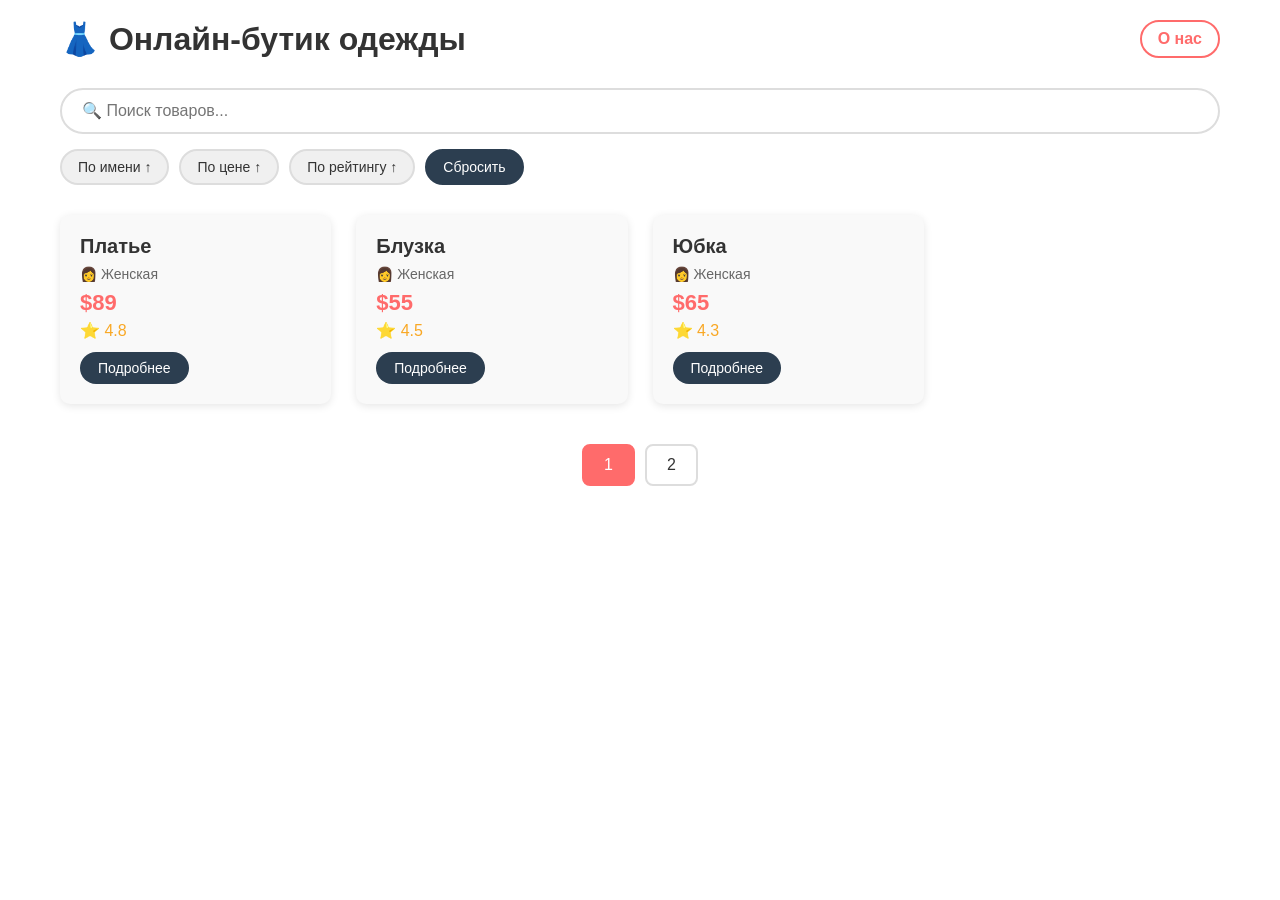
<file: index.html>
<!DOCTYPE html>
<html lang="ru">
<head>
    <meta charset="UTF-8">
    <meta name="viewport" content="width=device-width, initial-scale=1.0">
    <title>Онлайн-бутик одежды</title>
    <link rel="stylesheet" href="style.css">
</head>
<body>
    <div class="container">
         <!-- Шапка с заголовком и ссылкой "О нас" -->
        <div class="header">
            <h1>👗 Онлайн-бутик одежды</h1>
            <a href="about.html" class="about-link">О нас</a>
        </div>
        <!-- Поиск + Сортировка -->
        <div class="search-sort">
            <input type="text" id="searchInput" placeholder="🔍 Поиск товаров..." class="search-input">
            
            <div class="sort-buttons">
                <button class="sort-btn" data-sort="name">По имени ↑</button>
                <button class="sort-btn" data-sort="price">По цене ↑</button>
                <button class="sort-btn" data-sort="rating">По рейтингу ↑</button>
                <button class="sort-btn" id="resetFilters">Сбросить</button>
            </div>
        </div>

        <!-- Товары -->
        <div id="itemsContainer">
            <!-- Женская одежда -->
            <div class="item" data-id="1" data-name="Платье" data-category="женская" data-price="89" data-rating="4.8">
                <h3>Платье</h3>
                <p class="category">👩 Женская</p>
                <p class="price">$89</p>
                <p class="rating">⭐ 4.8</p>
                <a href="product.html?id=1" class="btn-detail">Подробнее</a>
            </div>

            <div class="item" data-id="2" data-name="Блузка" data-category="женская" data-price="55" data-rating="4.5">
                <h3>Блузка</h3>
                <p class="category">👩 Женская</p>
                <p class="price">$55</p>
                <p class="rating">⭐ 4.5</p>
                <a href="product.html?id=2" class="btn-detail">Подробнее</a>
            </div>

            <div class="item" data-id="3" data-name="Юбка" data-category="женская" data-price="65" data-rating="4.3">
                <h3>Юбка</h3>
                <p class="category">👩 Женская</p>
                <p class="price">$65</p>
                <p class="rating">⭐ 4.3</p>
                <a href="product.html?id=3" class="btn-detail">Подробнее</a>
            </div>

            <!-- Мужская одежда -->
            <div class="item" data-id="4" data-name="Костюм" data-category="мужская" data-price="199" data-rating="4.9">
                <h3>Костюм</h3>
                <p class="category">👨 Мужская</p>
                <p class="price">$199</p>
                <p class="rating">⭐ 4.9</p>
                <a href="product.html?id=4" class="btn-detail">Подробнее</a>
            </div>

            <div class="item" data-id="5" data-name="Рубашка" data-category="мужская" data-price="45" data-rating="4.4">
                <h3>Рубашка</h3>
                <p class="category">👨 Мужская</p>
                <p class="price">$45</p>
                <p class="rating">⭐ 4.4</p>
                <a href="product.html?id=5" class="btn-detail">Подробнее</a>
            </div>

            <div class="item" data-id="6" data-name="Джинсы" data-category="мужская" data-price="75" data-rating="4.6">
                <h3>Джинсы</h3>
                <p class="category">👨 Мужская</p>
                <p class="price">$75</p>
                <p class="rating">⭐ 4.6</p>
                <a href="product.html?id=6" class="btn-detail">Подробнее</a>
            </div>
        </div>

        <!-- Пагинация -->
        <div class="pagination" id="pagination"></div>
    </div>

    <!-- Подключаем JavaScript -->
    <script src="script.js"></script>
</body>
</html>
</file>
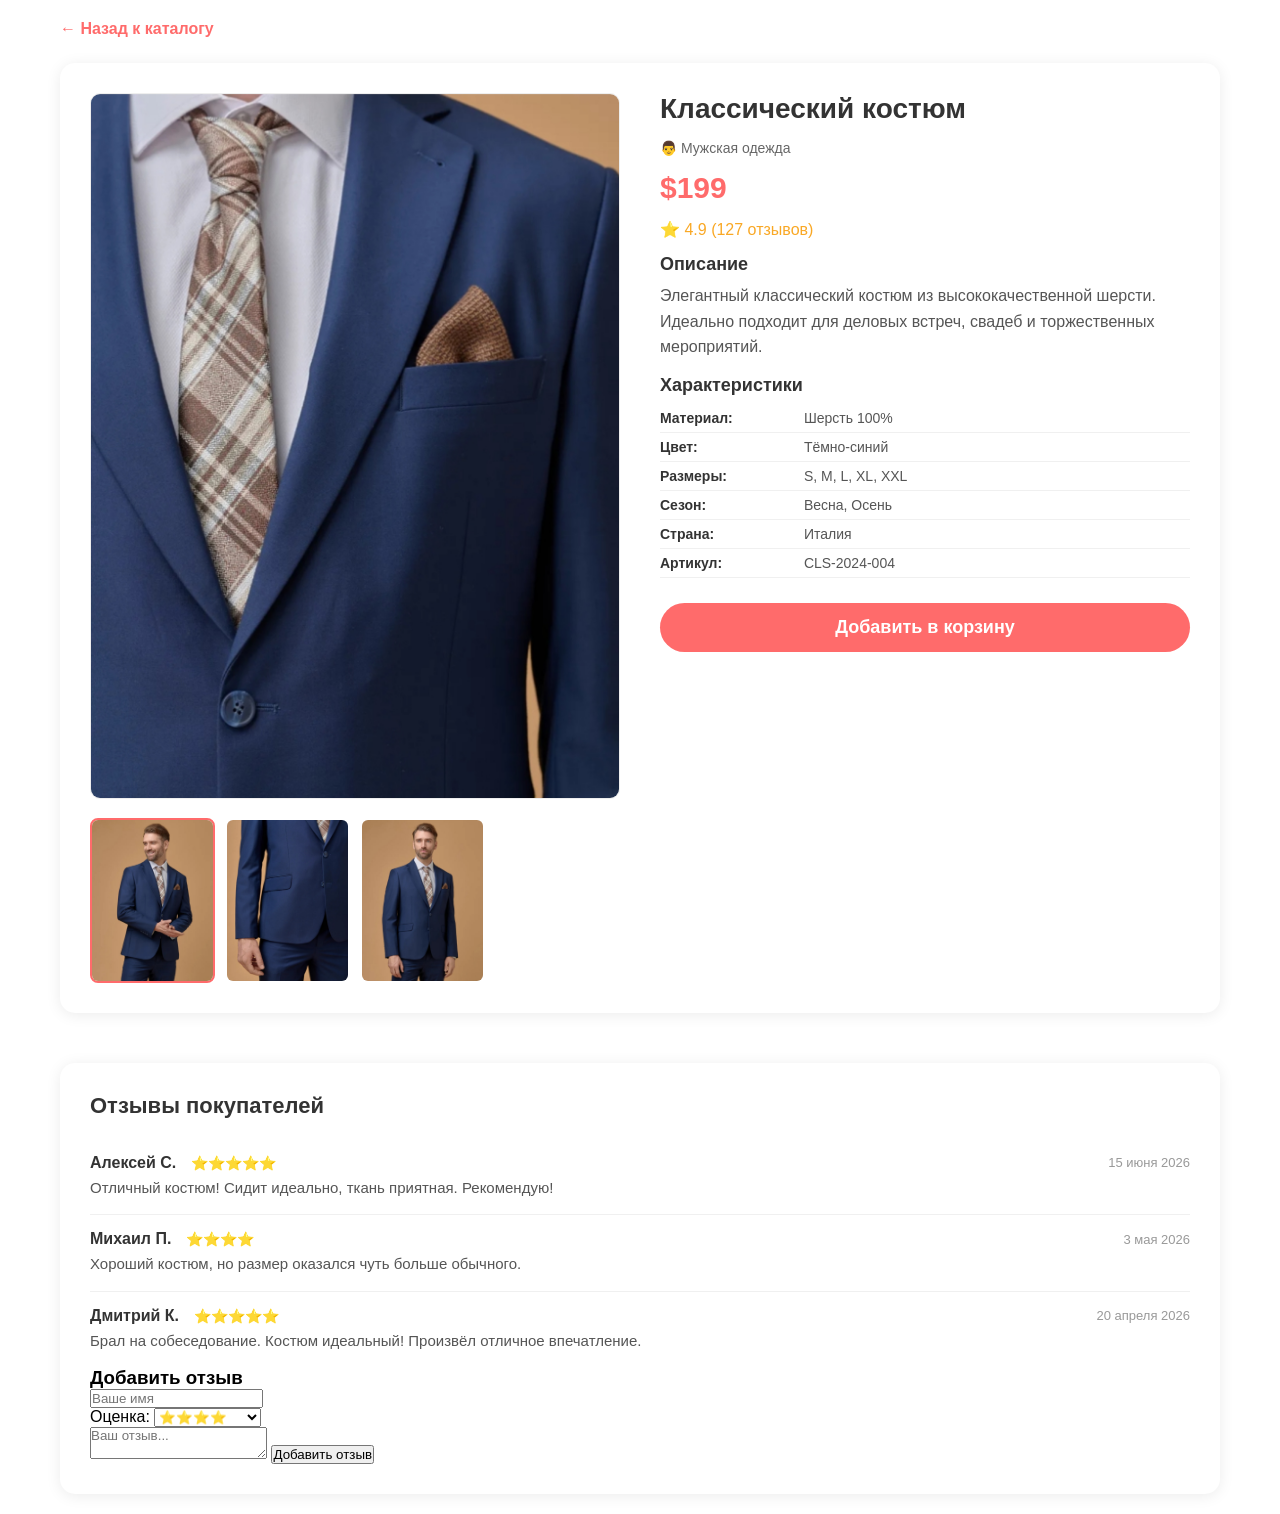
<file: product.html>
<!DOCTYPE html>
<html lang="ru">
<head>
    <meta charset="UTF-8">
    <meta name="viewport" content="width=device-width, initial-scale=1.0">
    <title>Детальный просмотр — Онлайн-бутик одежды</title>
    <link rel="stylesheet" href="style.css">
</head>
<body>
    <div class="container">
        <!-- Навигация назад -->
        <a href="index.html" class="back-link">← Назад к каталогу</a>

        <!-- ====== ТОВАР 1: ПЛАТЬЕ ====== -->
        <div id="product1" class="product-detail">
            <div class="gallery">
                <div class="main-image">
                     <img src="images/platye-1.jpg" alt="Платье" id="mainImage1">
    </div>
    <div class="thumbnails">
        <img src="images/platye-2.jpg" alt="Фото 1" class="thumbnail" data-main="images/platye-1.jpg">
        <img src="images/platye-3.jpg" alt="Фото 2" class="thumbnail" data-main="images/platye-3.jpg">
        <img src="images/platye-4.jpg" alt="Фото 3" class="thumbnail" data-main="images/platye-4.jpg">
    </div>
</div>
            <div class="product-info">
                <h1>Платье</h1>
                <p class="product-category">👩 Женская одежда</p>
                <p class="product-price">$89</p>
                <p class="product-rating">⭐ 4.8 (89 отзывов)</p>
                <div class="product-description">
                    <h3>Описание</h3>
                    <p>Элегантное вечернее платье из натурального шёлка. Идеально подходит для торжественных мероприятий, выпускных и свадеб. Платье имеет приталенный силуэт, открытую спину и длину макси.</p>
                </div>
                <div class="product-characters">
                    <h3>Характеристики</h3>
                    <ul>
                        <li><span>Материал:</span> Шёлк 100%</li>
                        <li><span>Цвет:</span> Изумрудный</li>
                        <li><span>Размеры:</span> XS, S, M, L, XL</li>
                        <li><span>Сезон:</span> Весна, Лето</li>
                        <li><span>Страна:</span> Франция</li>
                        <li><span>Артикул:</span> DRS-2024-001</li>
                    </ul>
                </div>
                <button class="btn-buy">Добавить в корзину</button>
            </div>
        </div>

        <!-- ====== ОТЗЫВЫ ДЛЯ ПЛАТЬЯ ====== -->
        <div id="reviews1" class="reviews-section">
            <h2>Отзывы покупателей</h2>
            <div id="reviewsContainer1">
                <div class="review">
                    <div class="review-header">
                        <span class="review-author">Екатерина М.</span>
                        <span class="review-rating">⭐⭐⭐⭐⭐</span>
                        <span class="review-date">10 июня 2026</span>
                    </div>
                    <p class="review-text">Платье просто шикарное! Сидит как влитое, ткань очень приятная.</p>
                </div>
                <div class="review">
                    <div class="review-header">
                        <span class="review-author">Анна К.</span>
                        <span class="review-rating">⭐⭐⭐⭐</span>
                        <span class="review-date">25 мая 2026</span>
                    </div>
                    <p class="review-text">Очень красивое платье, но размер пришлось чуть ушить.</p>
                </div>
            </div>
            <!-- Форма добавления отзыва -->
            <div class="review-form">
                <h3>Добавить отзыв</h3>
                <input type="text" id="reviewAuthor1" placeholder="Ваше имя" class="review-input">
                <div class="rating-select">
                    <span>Оценка: </span>
                    <select id="reviewRating1" class="review-select">
                        <option value="⭐">⭐</option>
                        <option value="⭐⭐">⭐⭐</option>
                        <option value="⭐⭐⭐">⭐⭐⭐</option>
                        <option value="⭐⭐⭐⭐" selected>⭐⭐⭐⭐</option>
                        <option value="⭐⭐⭐⭐⭐">⭐⭐⭐⭐⭐</option>
                    </select>
                </div>
                <textarea id="reviewText1" placeholder="Ваш отзыв..." class="review-textarea"></textarea>
                <button class="btn-submit-review" data-target="1">Добавить отзыв</button>
            </div>
        </div>

        <!-- ====== ТОВАР 2: БЛУЗКА ====== -->
        <div id="product2" class="product-detail" style="display:none;">
            <div class="gallery">
                <div class="main-image">
                    <img src="images/bluzka-1.jpg" alt="Блузка" id="mainImage2">
                </div>
                <div class="thumbnails">
                    <img src="images/bluzka-2.jpg" alt="Фото 1" class="thumbnail" data-main="images/bluzka-1.jpg">
            <img src="images/bluzka-3.jpg" alt="Фото 2" class="thumbnail" data-main="images/bluzka-3.jpg">
            <img src="images/bluzka-4.jpg" alt="Фото 3" class="thumbnail" data-main="images/bluzka-4.jpg">
                </div>
            </div>
            <div class="product-info">
                <h1>Блузка</h1>
                <p class="product-category">👩 Женская одежда</p>
                <p class="product-price">$55</p>
                <p class="product-rating">⭐ 4.5 (67 отзывов)</p>
                <div class="product-description">
                    <h3>Описание</h3>
                    <p>Стильная шёлковая блузка с V-образным вырезом и длинными рукавами. Отлично сочетается с юбками и брюками.</p>
                </div>
                <div class="product-characters">
                    <h3>Характеристики</h3>
                    <ul>
                        <li><span>Материал:</span> Шёлк 100%</li>
                        <li><span>Цвет:</span> Белый</li>
                        <li><span>Размеры:</span> XS, S, M, L</li>
                        <li><span>Сезон:</span> Весна, Лето</li>
                        <li><span>Страна:</span> Италия</li>
                        <li><span>Артикул:</span> BLZ-2024-002</li>
                    </ul>
                </div>
                <button class="btn-buy">Добавить в корзину</button>
            </div>
        </div>

        <!-- ====== ОТЗЫВЫ ДЛЯ БЛУЗКИ ====== -->
        <div id="reviews2" class="reviews-section" style="display:none;">
            <h2>Отзывы покупателей</h2>
            <div id="reviewsContainer2">
                <div class="review">
                    <div class="review-header">
                        <span class="review-author">Ольга П.</span>
                        <span class="review-rating">⭐⭐⭐⭐⭐</span>
                        <span class="review-date">5 июня 2026</span>
                    </div>
                    <p class="review-text">Любимая блузка! Носила уже много раз, не теряет форму.</p>
                </div>
            </div>
            <div class="review-form">
                <h3>Добавить отзыв</h3>
                <input type="text" id="reviewAuthor2" placeholder="Ваше имя" class="review-input">
                <div class="rating-select">
                    <span>Оценка: </span>
                    <select id="reviewRating2" class="review-select">
                        <option value="⭐">⭐</option>
                        <option value="⭐⭐">⭐⭐</option>
                        <option value="⭐⭐⭐">⭐⭐⭐</option>
                        <option value="⭐⭐⭐⭐" selected>⭐⭐⭐⭐</option>
                        <option value="⭐⭐⭐⭐⭐">⭐⭐⭐⭐⭐</option>
                    </select>
                </div>
                <textarea id="reviewText2" placeholder="Ваш отзыв..." class="review-textarea"></textarea>
                <button class="btn-submit-review" data-target="2">Добавить отзыв</button>
            </div>
        </div>

        <!-- ====== ТОВАР 3: ЮБКА ====== -->
<div id="product3" class="product-detail">
    <div class="gallery">
        <div class="main-image">
            <img src="images/ubka-1.jpg" alt="Юбка" id="mainImage3">
        </div>
        <div class="thumbnails">
            <img src="images/ubka-2.jpg" alt="Фото 1" class="thumbnail" data-main="images/ubka-1.jpg">
            <img src="images/ubka-3.jpg" alt="Фото 2" class="thumbnail" data-main="images/ubka-3.jpg">
            <img src="images/ubka-4.jpg" alt="Фото 3" class="thumbnail" data-main="images/ubka-4.jpg">
        </div>
    </div>
    <div class="product-info">
        <h1>Юбка</h1>
        <p class="product-category">👩 Женская одежда</p>
        <p class="product-price">$65</p>
        <p class="product-rating">⭐ 4.3 (45 отзывов)</p>
        
        <div class="product-description">
            <h3>Описание</h3>
            <p>Классическая юбка-карандаш из плотного костюмного материала. Идеально сидит по фигуре, удлиняет ноги. Подходит для офисного стиля и деловых встреч. Застёжка на молнию сзади.</p>
        </div>
        
        <div class="product-characters">
            <h3>Характеристики</h3>
            <ul>
                <li><span>Материал:</span> Полиэстер 70%, Шерсть 30%</li>
                <li><span>Цвет:</span> Чёрный</li>
                <li><span>Размеры:</span> S, M, L, XL</li>
                <li><span>Сезон:</span> Осень, Зима</li>
                <li><span>Страна:</span> Германия</li>
                <li><span>Артикул:</span> SKT-2024-003</li>
            </ul>
        </div>
        
        <button class="btn-buy">Добавить в корзину</button>
    </div>
</div>

<!-- ====== ОТЗЫВЫ ДЛЯ ЮБКИ (ВНИЗУ) ====== -->
<div id="reviews3" class="reviews-section">
    <h2>Отзывы покупателей</h2>
    
    <div id="reviewsContainer3">
        <div class="review">
            <div class="review-header">
                <span class="review-author">Светлана Б.</span>
                <span class="review-rating">⭐⭐⭐⭐</span>
                <span class="review-date">15 марта 2026</span>
            </div>
            <p class="review-text">Хорошая юбка, качественный материал. Слегка тесновата в бёдрах, лучше брать на размер больше.</p>
        </div>
        <div class="review">
            <div class="review-header">
                <span class="review-author">Елена В.</span>
                <span class="review-rating">⭐⭐⭐⭐⭐</span>
                <span class="review-date">10 февраля 2026</span>
            </div>
            <p class="review-text">Отличная юбка! Сидит идеально, очень комфортная. Беру уже вторую.</p>
        </div>
    </div>

    <!-- ФОРМА ДОБАВЛЕНИЯ ОТЗЫВА -->
    <div class="review-form">
        <h3>Добавить отзыв</h3>
        <input type="text" id="reviewAuthor3" placeholder="Ваше имя" class="review-input">
        
        <div class="rating-select">
            <span>Оценка: </span>
            <select id="reviewRating3" class="review-select">
                <option value="⭐">⭐</option>
                <option value="⭐⭐">⭐⭐</option>
                <option value="⭐⭐⭐">⭐⭐⭐</option>
                <option value="⭐⭐⭐⭐" selected>⭐⭐⭐⭐</option>
                <option value="⭐⭐⭐⭐⭐">⭐⭐⭐⭐⭐</option>
            </select>
        </div>
        
        <textarea id="reviewText3" placeholder="Ваш отзыв..." class="review-textarea"></textarea>
        <button class="btn-submit-review" data-target="3">Добавить отзыв</button>
    </div>
</div>

        <!-- ====== ТОВАР 4: КОСТЮМ ====== -->
        <div id="product4" class="product-detail" style="display:none;">
            <!-- Галерея Костюма -->
<div class="gallery">
    <div class="main-image">
        <img src="images/kostum-1.jpg" alt="Костюм" id="mainImage4">
    </div>
    <div class="thumbnails">
        <img src="images/kostum-2.jpg" alt="Фото 1" class="thumbnail" data-main="images/kostum-1.jpg">
        <img src="images/kostum-3.jpg" alt="Фото 2" class="thumbnail" data-main="images/kostum-3.jpg">
        <img src="images/kostum-4.jpg" alt="Фото 3" class="thumbnail" data-main="images/kostum-4.jpg">
    </div>
</div>
            <div class="product-info">
                <h1>Классический костюм</h1>
                <p class="product-category">👨 Мужская одежда</p>
                <p class="product-price">$199</p>
                <p class="product-rating">⭐ 4.9 (127 отзывов)</p>
                <div class="product-description">
                    <h3>Описание</h3>
                    <p>Элегантный классический костюм из высококачественной шерсти. Идеально подходит для деловых встреч, свадеб и торжественных мероприятий.</p>
                </div>
                <div class="product-characters">
                    <h3>Характеристики</h3>
                    <ul>
                        <li><span>Материал:</span> Шерсть 100%</li>
                        <li><span>Цвет:</span> Тёмно-синий</li>
                        <li><span>Размеры:</span> S, M, L, XL, XXL</li>
                        <li><span>Сезон:</span> Весна, Осень</li>
                        <li><span>Страна:</span> Италия</li>
                        <li><span>Артикул:</span> CLS-2024-004</li>
                    </ul>
                </div>
                <button class="btn-buy">Добавить в корзину</button>
            </div>
        </div>

        <!-- ====== ОТЗЫВЫ ДЛЯ КОСТЮМА ====== -->
        <div id="reviews4" class="reviews-section" style="display:none;">
            <h2>Отзывы покупателей</h2>
            <div id="reviewsContainer4">
                <div class="review">
                    <div class="review-header">
                        <span class="review-author">Алексей С.</span>
                        <span class="review-rating">⭐⭐⭐⭐⭐</span>
                        <span class="review-date">15 июня 2026</span>
                    </div>
                    <p class="review-text">Отличный костюм! Сидит идеально, ткань приятная. Рекомендую!</p>
                </div>
                <div class="review">
                    <div class="review-header">
                        <span class="review-author">Михаил П.</span>
                        <span class="review-rating">⭐⭐⭐⭐</span>
                        <span class="review-date">3 мая 2026</span>
                    </div>
                    <p class="review-text">Хороший костюм, но размер оказался чуть больше обычного.</p>
                </div>
                <div class="review">
                    <div class="review-header">
                        <span class="review-author">Дмитрий К.</span>
                        <span class="review-rating">⭐⭐⭐⭐⭐</span>
                        <span class="review-date">20 апреля 2026</span>
                    </div>
                    <p class="review-text">Брал на собеседование. Костюм идеальный! Произвёл отличное впечатление.</p>
                </div>
            </div>
            <div class="review-form">
                <h3>Добавить отзыв</h3>
                <input type="text" id="reviewAuthor4" placeholder="Ваше имя" class="review-input">
                <div class="rating-select">
                    <span>Оценка: </span>
                    <select id="reviewRating4" class="review-select">
                        <option value="⭐">⭐</option>
                        <option value="⭐⭐">⭐⭐</option>
                        <option value="⭐⭐⭐">⭐⭐⭐</option>
                        <option value="⭐⭐⭐⭐" selected>⭐⭐⭐⭐</option>
                        <option value="⭐⭐⭐⭐⭐">⭐⭐⭐⭐⭐</option>
                    </select>
                </div>
                <textarea id="reviewText4" placeholder="Ваш отзыв..." class="review-textarea"></textarea>
                <button class="btn-submit-review" data-target="4">Добавить отзыв</button>
            </div>
        </div>

        <!-- ====== ТОВАР 5: РУБАШКА ====== -->
        <div id="product5" class="product-detail" style="display:none;">
            <div class="gallery">
                <div class="main-image">
                    <img src="images/rubashka-1.jpg" alt="Рубашка" id="mainImage5">
                </div>
                <div class="thumbnails">
                    <img src="images/rubashka-2.jpg" alt="Фото 1" class="thumbnail" data-main="images/rubashka-1.jpg">
            <img src="images/rubashka-3.jpg" alt="Фото 2" class="thumbnail" data-main="images/rubashka-3.jpg">
            <img src="images/rubashka-4.jpg" alt="Фото 3" class="thumbnail" data-main="images/rubashka-4.jpg">
                </div>
            </div>
            <div class="product-info">
                <h1>Рубашка</h1>
                <p class="product-category">👨 Мужская одежда</p>
                <p class="product-price">$45</p>
                <p class="product-rating">⭐ 4.4 (58 отзывов)</p>
                <div class="product-description">
                    <h3>Описание</h3>
                    <p>Классическая мужская рубашка из хлопка. Идеально сидит, не требует особого ухода. Подходит для офиса и повседневной носки.</p>
                </div>
                <div class="product-characters">
                    <h3>Характеристики</h3>
                    <ul>
                        <li><span>Материал:</span> Хлопок 100%</li>
                        <li><span>Цвет:</span> Белый</li>
                        <li><span>Размеры:</span> S, M, L, XL</li>
                        <li><span>Сезон:</span> Все сезоны</li>
                        <li><span>Страна:</span> Турция</li>
                        <li><span>Артикул:</span> SHT-2024-005</li>
                    </ul>
                </div>
                <button class="btn-buy">Добавить в корзину</button>
            </div>
        </div>

        <!-- ====== ОТЗЫВЫ ДЛЯ РУБАШКИ ====== -->
        <div id="reviews5" class="reviews-section" style="display:none;">
            <h2>Отзывы покупателей</h2>
            <div id="reviewsContainer5">
                <div class="review">
                    <div class="review-header">
                        <span class="review-author">Владимир Н.</span>
                        <span class="review-rating">⭐⭐⭐⭐⭐</span>
                        <span class="review-date">10 мая 2026</span>
                    </div>
                    <p class="review-text">Отличная рубашка! Хороший хлопок, не мнётся.</p>
                </div>
            </div>
            <div class="review-form">
                <h3>Добавить отзыв</h3>
                <input type="text" id="reviewAuthor5" placeholder="Ваше имя" class="review-input">
                <div class="rating-select">
                    <span>Оценка: </span>
                    <select id="reviewRating5" class="review-select">
                        <option value="⭐">⭐</option>
                        <option value="⭐⭐">⭐⭐</option>
                        <option value="⭐⭐⭐">⭐⭐⭐</option>
                        <option value="⭐⭐⭐⭐" selected>⭐⭐⭐⭐</option>
                        <option value="⭐⭐⭐⭐⭐">⭐⭐⭐⭐⭐</option>
                    </select>
                </div>
                <textarea id="reviewText5" placeholder="Ваш отзыв..." class="review-textarea"></textarea>
                <button class="btn-submit-review" data-target="5">Добавить отзыв</button>
            </div>
        </div>

        <!-- ====== ТОВАР 6: ДЖИНСЫ ====== -->
        <div id="product6" class="product-detail" style="display:none;">
            <div class="gallery">
                <div class="main-image">
                    <img src="images/dzhinsy-1.jpg" alt="Джинсы" id="mainImage6">
                </div>
                <div class="thumbnails">
                    <img src="images/dzhinsy-2.jpg" alt="Фото 1" class="thumbnail" data-main="images/dzhinsy-1.jpg">
            <img src="images/dzhinsy-3.jpg" alt="Фото 2" class="thumbnail" data-main="images/dzhinsy-3.jpg">
            <img src="images/dzhinsy-4.jpg" alt="Фото 3" class="thumbnail" data-main="images/dzhinsy-4.jpg">
                </div>
            </div>
            <div class="product-info">
                <h1>Джинсы</h1>
                <p class="product-category">👨 Мужская одежда</p>
                <p class="product-price">$75</p>
                <p class="product-rating">⭐ 4.6 (92 отзыва)</p>
                <div class="product-description">
                    <h3>Описание</h3>
                    <p>Стильные прямые джинсы из денима средней плотности. Классическая модель с пятью карманами.</p>
                </div>
                <div class="product-characters">
                    <h3>Характеристики</h3>
                    <ul>
                        <li><span>Материал:</span> Деним 100% хлопок</li>
                        <li><span>Цвет:</span> Тёмно-синий</li>
                        <li><span>Размеры:</span> 30-42 (US)</li>
                        <li><span>Сезон:</span> Все сезоны</li>
                        <li><span>Страна:</span> Турция</li>
                        <li><span>Артикул:</span> JNS-2024-006</li>
                    </ul>
                </div>
                <button class="btn-buy">Добавить в корзину</button>
            </div>
        </div>

        <!-- ====== ОТЗЫВЫ ДЛЯ ДЖИНСОВ ====== -->
        <div id="reviews6" class="reviews-section" style="display:none;">
            <h2>Отзывы покупателей</h2>
            <div id="reviewsContainer6">
                <div class="review">
                    <div class="review-header">
                        <span class="review-author">Артём Р.</span>
                        <span class="review-rating">⭐⭐⭐⭐⭐</span>
                        <span class="review-date">20 мая 2026</span>
                    </div>
                    <p class="review-text">Лучшие джинсы! Сидят отлично, не растягиваются.</p>
                </div>
            </div>
            <div class="review-form">
                <h3>Добавить отзыв</h3>
                <input type="text" id="reviewAuthor6" placeholder="Ваше имя" class="review-input">
                <div class="rating-select">
                    <span>Оценка: </span>
                    <select id="reviewRating6" class="review-select">
                        <option value="⭐">⭐</option>
                        <option value="⭐⭐">⭐⭐</option>
                        <option value="⭐⭐⭐">⭐⭐⭐</option>
                        <option value="⭐⭐⭐⭐" selected>⭐⭐⭐⭐</option>
                        <option value="⭐⭐⭐⭐⭐">⭐⭐⭐⭐⭐</option>
                    </select>
                </div>
                <textarea id="reviewText6" placeholder="Ваш отзыв..." class="review-textarea"></textarea>
                <button class="btn-submit-review" data-target="6">Добавить отзыв</button>
            </div>
        </div>

    </div>

    <!-- Подключаем скрипт для страницы детального просмотра -->
    <script src="product-script.js"></script>
</body>
</html>
</file>
<file: style.css>
* {
    margin: 0;
    padding: 0;
    box-sizing: border-box;
    font-family: Arial, sans-serif;
}

.container {
    max-width: 1200px;
    margin: 0 auto;
    padding: 20px;
}

h1 {
    text-align: center;
    margin-bottom: 30px;
    color: #333;
}

/* ===== ПОИСК И СОРТИРОВКА ===== */
.search-sort {
    display: flex;
    flex-direction: column;
    gap: 15px;
    margin-bottom: 30px;
}

.search-input {
    width: 100%;
    padding: 12px 20px;
    font-size: 16px;
    border: 2px solid #ddd;
    border-radius: 25px;
    outline: none;
    transition: border 0.3s;
    box-sizing: border-box;
}

.search-input:focus {
    border-color: #ff6b6b;Я
}

.sort-buttons {
    display: flex;
    gap: 10px;
    flex-wrap: wrap;
}

.sort-btn {
    padding: 8px 16px;
    border: 2px solid #ddd;
    border-radius: 20px;
    background: #f0f0f0;
    color: #333;
    cursor: pointer;
    font-size: 14px;
    transition: all 0.3s;
}

.sort-btn:hover {
    border-color: #ff6b6b;
    transform: scale(1.02);
}

#resetFilters {
    background: #2c3e50;
    color: white;
    border-color: #2c3e50;
}

#resetFilters:hover {
    background: #1a252f;
}

.no-results {
    text-align: center;
    font-size: 20px;
    color: #999;
    padding: 40px 0;
    grid-column: 1 / -1;
}

/* ===== ТОВАРЫ ===== */
#itemsContainer {
    display: grid;
    grid-template-columns: repeat(auto-fill, minmax(250px, 1fr));
    gap: 25px;
    margin-bottom: 40px;
}

.item {
    background: #f9f9f9;
    border-radius: 10px;
    padding: 20px;
    box-shadow: 0 2px 8px rgba(0,0,0,0.1);
    transition: transform 0.3s, box-shadow 0.3s;
}

.item:hover {
    transform: translateY(-5px);
    box-shadow: 0 4px 15px rgba(0,0,0,0.15);
}

.item h3 {
    font-size: 20px;
    color: #333;
    margin-bottom: 8px;
}

.item .category {
    font-size: 14px;
    color: #666;
    margin-bottom: 8px;
}

.item .price {
    font-size: 22px;
    font-weight: bold;
    color: #ff6b6b;
    margin-bottom: 5px;
}

.item .rating {
    font-size: 16px;
    color: #f9a825;
}

/* ===== КНОПКА ПОДРОБНЕЕ ===== */
.btn-detail {
    display: inline-block;
    margin-top: 12px;
    padding: 8px 18px;
    background: #2c3e50;
    color: white;
    border-radius: 20px;
    text-decoration: none;
    font-size: 14px;
    transition: background 0.3s;
    text-align: center;
}

.btn-detail:hover {
    background: #1a252f;
}

/* ===== ПАГИНАЦИЯ ===== */
.pagination {
    display: flex;
    justify-content: center;
    gap: 10px;
    margin-top: 20px;
}

.page-btn {
    padding: 10px 20px;
    font-size: 16px;
    border: 2px solid #ddd;
    border-radius: 8px;
    background: white;
    color: #333;
    cursor: pointer;
    transition: all 0.3s;
}

.page-btn:hover {
    background: #ff6b6b;
    color: white;
    border-color: #ff6b6b;
}

.page-btn.active {
    background: #ff6b6b;
    color: white;
    border-color: #ff6b6b;
}

/* ===== СТРАНИЦА ДЕТАЛЬНОГО ПРОСМОТРА ===== */
.back-link {
    display: inline-block;
    margin-bottom: 25px;
    color: #ff6b6b;
    text-decoration: none;
    font-size: 16px;
    font-weight: bold;
    transition: color 0.3s;
}

.back-link:hover {
    color: #e55a5a;
    text-decoration: underline;
}

.product-detail {
    display: grid;
    grid-template-columns: 1fr 1fr;
    gap: 40px;
    margin-bottom: 50px;
    background: #fff;
    padding: 30px;
    border-radius: 15px;
    box-shadow: 0 2px 15px rgba(0,0,0,0.08);
}

.gallery {
    display: flex;
    flex-direction: column;
    gap: 15px;
}

.main-image img {
    width: 100%;
    height: auto;
    border-radius: 10px;
    border: 1px solid #eee;
}

.thumbnails {
    display: grid;
    grid-template-columns: repeat(4, 1fr);
    gap: 10px;
}

.thumbnail {
    width: 100%;
    height: auto;
    border-radius: 8px;
    border: 2px solid transparent;
    cursor: pointer;
    transition: border 0.3s, transform 0.3s;
}

.thumbnail:hover {
    border-color: #ff6b6b;
    transform: scale(1.05);
}

.thumbnail.active {
    border-color: #ff6b6b;
}

.product-info {
    display: flex;
    flex-direction: column;
    gap: 15px;
}

.product-info h1 {
    font-size: 28px;
    color: #333;
    margin: 0;
    text-align: left;
}

.product-category {
    font-size: 14px;
    color: #666;
}

.product-price {
    font-size: 30px;
    font-weight: bold;
    color: #ff6b6b;
}

.product-rating {
    font-size: 16px;
    color: #f9a825;
}

.product-description h3,
.product-characters h3 {
    font-size: 18px;
    color: #333;
    margin-bottom: 8px;
}

.product-description p {
    color: #555;
    line-height: 1.6;
}

.product-characters ul {
    list-style: none;
    padding: 0;
}

.product-characters ul li {
    padding: 6px 0;
    border-bottom: 1px solid #f0f0f0;
    font-size: 14px;
    color: #555;
}

.product-characters ul li span {
    font-weight: bold;
    color: #333;
    display: inline-block;
    width: 140px;
}

.btn-buy {
    padding: 14px 30px;
    background: #ff6b6b;
    color: white;
    border: none;
    border-radius: 25px;
    font-size: 18px;
    font-weight: bold;
    cursor: pointer;
    transition: background 0.3s, transform 0.2s;
    margin-top: 10px;
    width: 100%;
}

.btn-buy:hover {
    background: #e55a5a;
    transform: scale(1.02);
}

.btn-buy:active {
    transform: scale(0.98);
}

.reviews-section {
    background: #fff;
    padding: 30px;
    border-radius: 15px;
    box-shadow: 0 2px 15px rgba(0,0,0,0.08);
}

.reviews-section h2 {
    font-size: 22px;
    color: #333;
    margin-bottom: 20px;
    text-align: left;
}

.review {
    padding: 15px 0;
    border-bottom: 1px solid #f0f0f0;
}

.review:last-child {
    border-bottom: none;
}

.review-header {
    display: flex;
    align-items: center;
    gap: 15px;
    flex-wrap: wrap;
    margin-bottom: 5px;
}

.review-author {
    font-weight: bold;
    color: #333;
    font-size: 16px;
}

.review-rating {
    color: #f9a825;
    font-size: 14px;
}

.review-date {
    color: #999;
    font-size: 13px;
    margin-left: auto;
}

.review-text {
    color: #555;
    line-height: 1.5;
    font-size: 15px;
}

/* ===== АДАПТИВ ===== */
@media (max-width: 768px) {
    .product-detail {
        grid-template-columns: 1fr;
        gap: 20px;
        padding: 20px;
    }

    .thumbnails {
        grid-template-columns: repeat(4, 1fr);
    }

    .product-info h1 {
        font-size: 22px;
    }

    .review-header {
        flex-direction: column;
        align-items: flex-start;
        gap: 5px;
    }

    .review-date {
        margin-left: 0;
    }
}

@media (max-width: 480px) {
    .thumbnails {
        grid-template-columns: repeat(2, 1fr);
    }

    .product-characters ul li span {
        width: 100px;
    }
}
/* ===== ШАПКА ===== */
.header {
    display: flex;
    justify-content: space-between;
    align-items: center;
    margin-bottom: 30px;
}

.header h1 {
    margin: 0;
    text-align: left;
}

.about-link {
    color: #ff6b6b;
    text-decoration: none;
    font-size: 16px;
    font-weight: bold;
    padding: 8px 16px;
    border: 2px solid #ff6b6b;
    border-radius: 20px;
    transition: all 0.3s;
}

.about-link:hover {
    background: #ff6b6b;
    color: white;
}

/* Основной контейнер */
.about-page {
    max-width: 900px;
    margin: 0 auto;
    padding: 40px;
    background: #fff;
    border-radius: 20px;
    box-shadow: 0 10px 40px rgba(0,0,0,0.08);
}

/* Заголовок "О нас" */
.about-page h2 {
    font-size: 36px;
    color: #333;
    text-align: center;
    margin-bottom: 30px;
    position: relative;
}

.about-page h2::after {
    content: '';
    display: block;
    width: 60px;
    height: 4px;
    background: #ff6b6b;
    margin: 12px auto 0;
    border-radius: 2px;
}

/* Интро-блок */
.about-page .intro {
    font-size: 18px;
    color: #555;
    line-height: 1.8;
    text-align: center;
    margin-bottom: 40px;
    padding: 25px 30px;
    background: #f9f9f9;
    border-radius: 12px;
    border-left: 5px solid #ff6b6b;
}

.about-page .intro p {
    margin: 8px 0;
}

.about-page .intro strong {
    color: #ff6b6b;
}

/* Заголовки */
.about-page h3 {
    font-size: 24px;
    color: #333;
    margin-top: 40px;
    margin-bottom: 20px;
    text-align: center;
}

/* Сетка преимуществ */
.about-page .features {
    display: grid;
    grid-template-columns: repeat(auto-fill, minmax(250px, 1fr));
    gap: 15px;
    list-style: none;
    padding: 0;
    margin-bottom: 30px;
}

.about-page .features li {
    background: #f9f9f9;
    padding: 18px 22px;
    border-radius: 12px;
    font-size: 16px;
    color: #444;
    transition: all 0.3s ease;
    border: 1px solid #eee;
    text-align: center;
    font-weight: 500;
}

.about-page .features li:hover {
    background: #ff6b6b;
    color: white;
    transform: translateY(-4px);
    box-shadow: 0 8px 25px rgba(255,107,107,0.35);
    border-color: #ff6b6b;
}

/* Блок команды */
.about-page .team {
    margin-top: 40px;
    padding-top: 40px;
    border-top: 2px solid #f0f0f0;
}

.about-page .team h3 {
    margin-top: 0;
}

/* Сетка команды */
.about-page .team-grid {
    display: grid;
    grid-template-columns: repeat(auto-fill, minmax(180px, 1fr));
    gap: 25px;
    margin-top: 20px;
}

/* Карточка участника команды */
.about-page .team-card {
    text-align: center;
    padding: 25px 15px;
    background: #f9f9f9;
    border-radius: 16px;
    transition: all 0.3s ease;
    border: 1px solid #eee;
}

.about-page .team-card:hover {
    transform: translateY(-5px);
    box-shadow: 0 8px 25px rgba(0,0,0,0.08);
    border-color: #ff6b6b;
}

.about-page .team-photo {
    font-size: 48px;
    margin-bottom: 10px;
    display: block;
}

.about-page .team-card h4 {
    font-size: 18px;
    color: #333;
    margin: 8px 0 4px;
}

.about-page .team-card p {
    font-size: 14px;
    color: #888;
    margin: 0;
}

/* ===== АДАПТИВ ===== */
max-width: 768px {
    .about-page {
        padding: 25px 20px;
    }

    .about-page h2 {
        font-size: 28px;
    }

    .about-page .intro {
        font-size: 16px;
        padding: 20px;
    }

    .about-page .features {
        grid-template-columns: 1fr 1fr;
    }

    .about-page .team-grid {
        grid-template-columns: 1fr 1fr;
    }
}

max-width: 480px {
    .about-page .features {
        grid-template-columns: 1fr;
    }

    .about-page .team-grid {
        grid-template-columns: 1fr;
    }

    .about-page h2 {
        font-size: 24px;
    }
}
</file>
